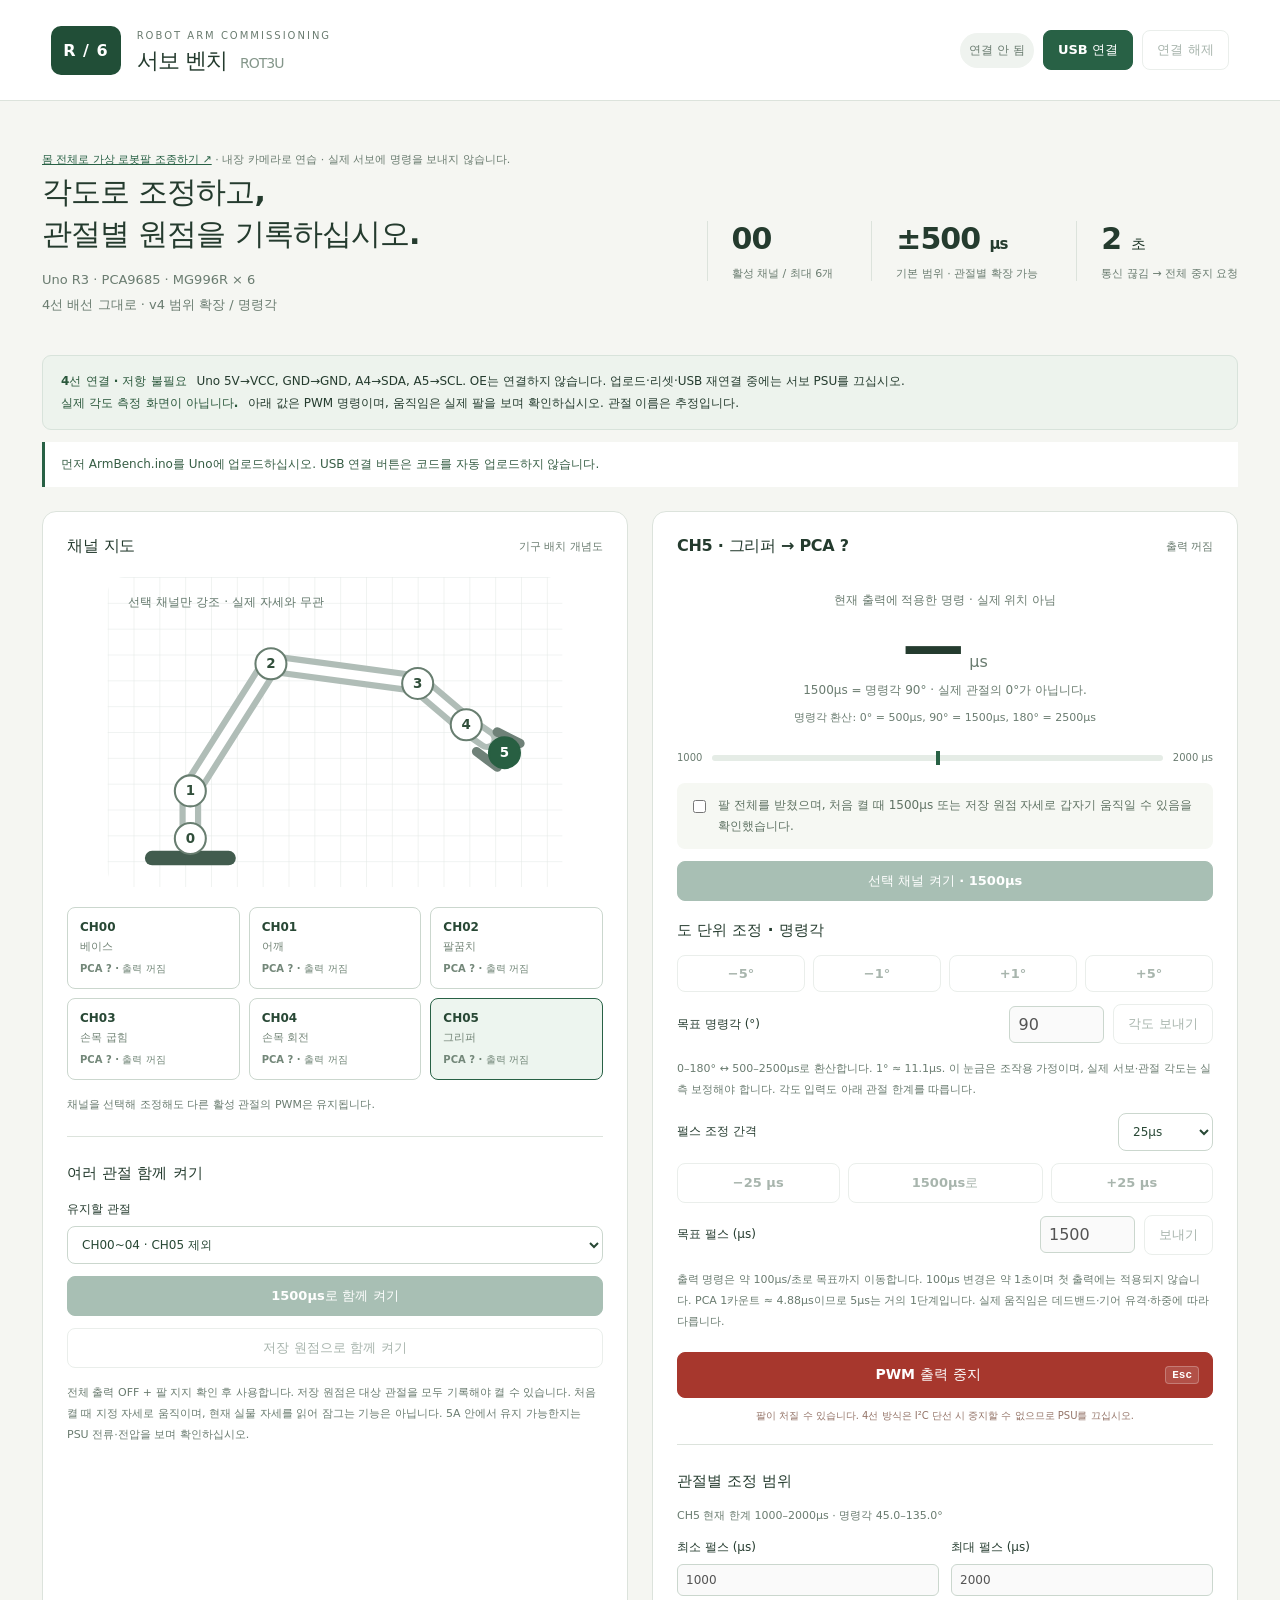
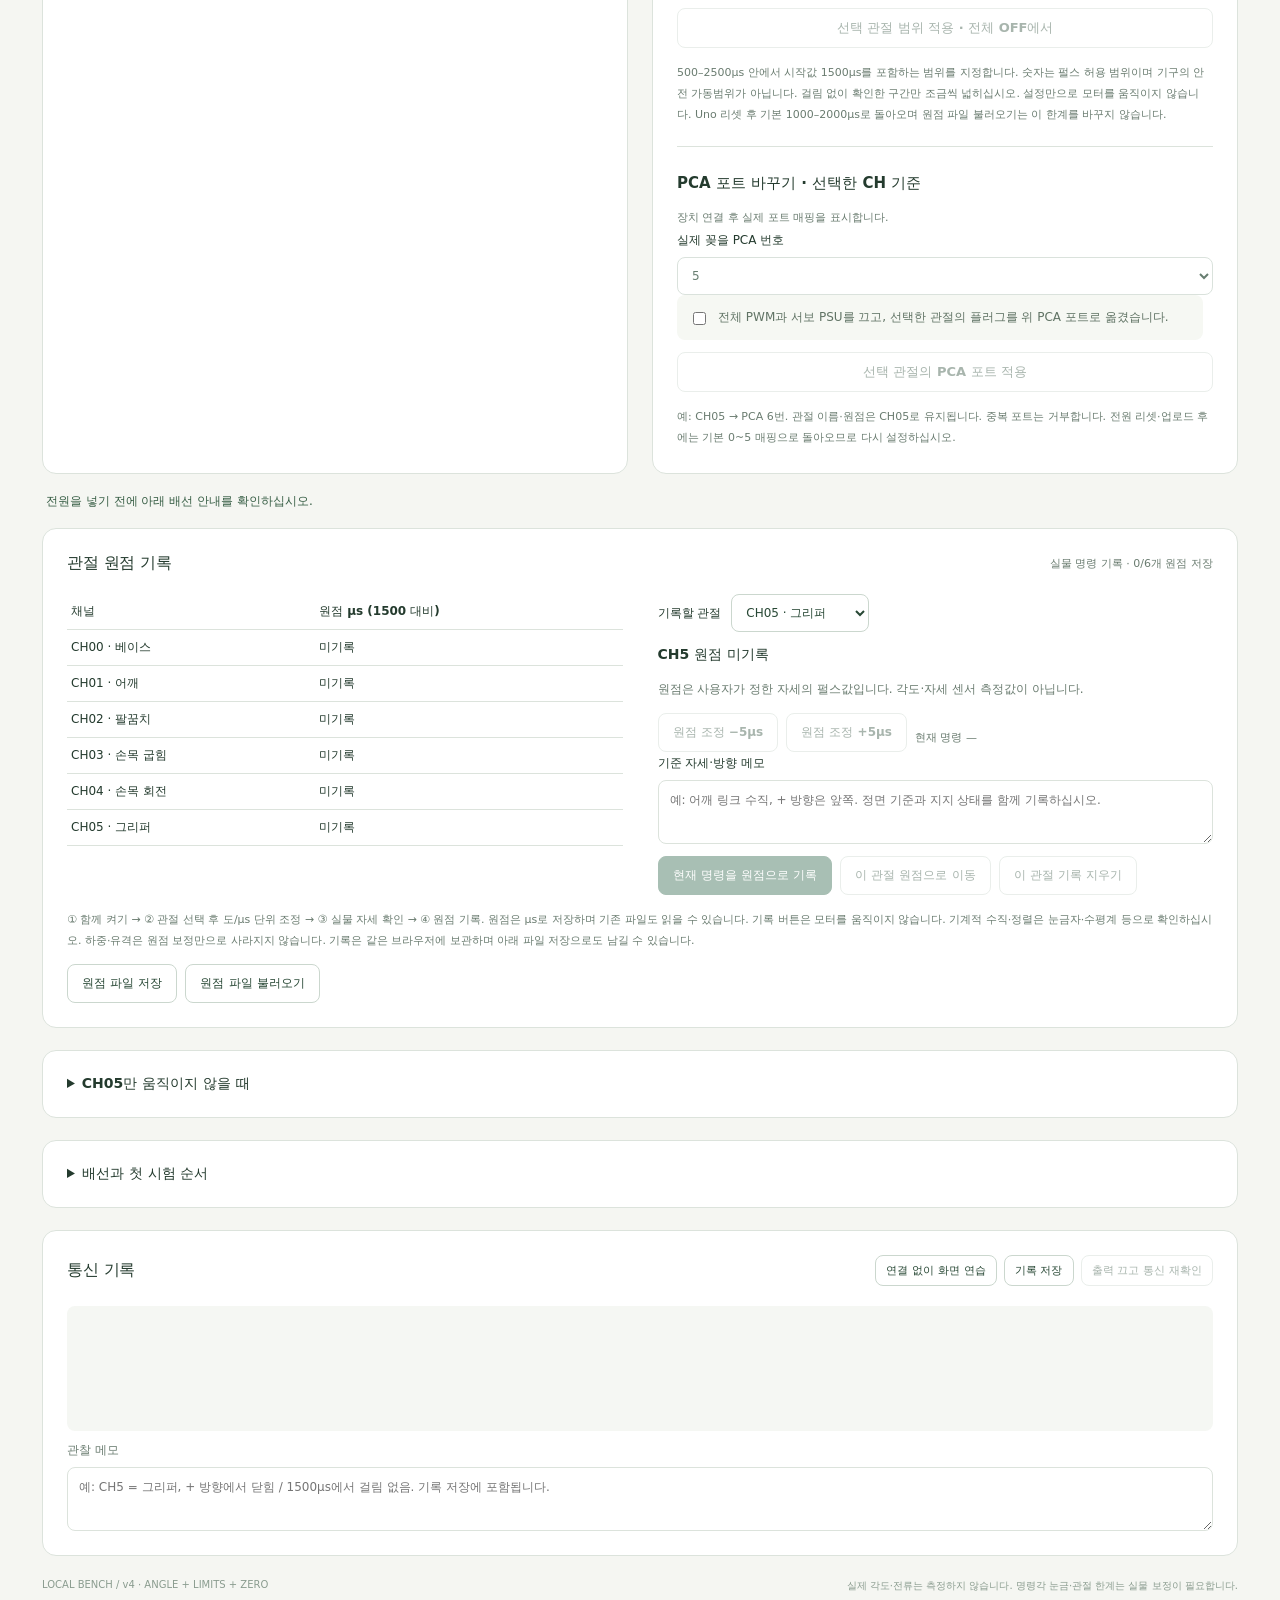
<file: viewer/index.html>
<!doctype html>
<html lang="ko">
<head><meta charset="utf-8"><meta name="viewport" content="width=device-width,initial-scale=1">
<title>ROT3U · 서보 벤치</title><link rel="stylesheet" href="style.css"></head>
<body>
<header><div class="brand"><span class="mark">R / 6</span><div><span class="eyebrow">ROBOT ARM COMMISSIONING</span><h1>서보 벤치 <span>ROT3U</span></h1></div></div>
<div class="connection"><span id="badge" class="badge">연결 안 됨</span><button id="connect" class="primary">USB 연결</button><button id="disconnect" disabled>연결 해제</button></div></header>
<main>
<p class="muted"><a href="../body-control/" target="_blank" rel="noopener">몸 전체로 가상 로봇팔 조종하기 ↗</a> · 내장 카메라로 연습 · 실제 서보에 명령을 보내지 않습니다.</p>
<div class="intro"><div><h2>각도로 조정하고,<br>관절별 원점을 기록하십시오.</h2><p>Uno R3 · PCA9685 · MG996R × 6<br>4선 배선 그대로 · v4 범위 확장 / 명령각</p></div>
<div class="facts"><div><b id="active-count">00</b><span>활성 채널 / 최대 6개</span></div><div><b>±500 <small>µs</small></b><span>기본 범위 · 관절별 확장 가능</span></div><div><b>2 <small>초</small></b><span>통신 끊김 → 전체 중지 요청</span></div></div></div>
<div class="notice"><strong>4선 연결 · 저항 불필요</strong> Uno 5V→VCC, GND→GND, A4→SDA, A5→SCL. OE는 연결하지 않습니다. 업로드·리셋·USB 재연결 중에는 서보 PSU를 끄십시오.<br><strong>실제 각도 측정 화면이 아닙니다.</strong> 아래 값은 PWM 명령이며, 움직임은 실제 팔을 보며 확인하십시오. 관절 이름은 추정입니다.</div>
<p id="diagnosis" class="diagnosis">먼저 ArmBench.ino를 Uno에 업로드하십시오. USB 연결은 자동 업로드가 아닙니다.</p>
<div class="workspace"><section class="panel overview"><div class="section-head"><h3>채널 지도</h3><span>기구 배치 개념도</span></div>
<svg viewBox="0 0 440 300" role="img" aria-label="CH0 베이스에서 CH5 그리퍼까지 이어지는 개념도. 실제 자세를 나타내지 않습니다.">
<defs><pattern id="grid" width="25" height="25" patternUnits="userSpaceOnUse"><path d="M 25 0 L 0 0 0 25" fill="none" stroke="#e2e8e5" stroke-width="1"/></pattern></defs>
<rect width="440" height="300" fill="url(#grid)" rx="16"/>
<path d="M80 253 L80 207 L158 84 L300 103 L347 143 L367 157" fill="none" stroke="#b0bdb7" stroke-width="21" stroke-linecap="round" stroke-linejoin="round"/>
<path d="M80 253 L80 207 L158 84 L300 103 L347 143 L367 157" fill="none" stroke="#fff" stroke-width="9" stroke-linecap="round" stroke-linejoin="round"/>
<path d="M357 169 L377 184 M377 150 L399 161" fill="none" stroke="#6f8178" stroke-width="9" stroke-linecap="round"/>
<path d="M43 272 H117" stroke="#425c4e" stroke-width="14" stroke-linecap="round"/>
<g class="joint" data-joint="0" transform="translate(80 253)"><circle r="15"/><text>0</text></g>
<g class="joint" data-joint="1" transform="translate(80 207)"><circle r="15"/><text>1</text></g>
<g class="joint" data-joint="2" transform="translate(158 84)"><circle r="15"/><text>2</text></g>
<g class="joint" data-joint="3" transform="translate(300 103)"><circle r="15"/><text>3</text></g>
<g class="joint" data-joint="4" transform="translate(347 143)"><circle r="15"/><text>4</text></g>
<g class="joint" data-joint="5" transform="translate(384 170)"><circle r="15"/><text>5</text></g>
<text x="20" y="28" fill="#62776b" font-size="12">선택 채널만 강조 · 실제 자세와 무관</text></svg>
<div id="channels" class="channels"></div><p class="muted">채널을 선택해 조정해도 다른 활성 관절의 PWM은 유지됩니다.</p>
<div class="hold-controls"><h3>여러 관절 함께 켜기</h3><label for="hold-mask">유지할 관절</label><select id="hold-mask"><option value="31">CH00~04 · CH05 제외</option><option value="63">CH00~05 · 전체 6개</option></select>
<button id="hold" class="primary wide" disabled>1500µs로 함께 켜기</button><button id="hold-zero" class="wide" disabled>저장 원점으로 함께 켜기</button>
<p class="muted">전체 출력 OFF + 팔 지지 확인 후 사용합니다. 저장 원점은 대상 관절을 모두 기록해야 켤 수 있습니다. 처음 켤 때 지정 자세로 움직이며, 현재 실물 자세를 읽어 잠그는 기능은 아닙니다. 5A 안에서 유지 가능한지는 PSU 전류·전압을 보며 확인하십시오.</p></div></section>
<section class="panel control"><div class="section-head"><h3 id="selected-title">CH5 · 그리퍼</h3><span id="output-state">출력 꺼짐</span></div>
<div class="readout"><span>현재 출력에 적용한 명령 · 실제 위치 아님</span><div><b id="applied">—</b><small>µs</small></div><p id="target-label">아두이노의 상태 응답을 기다립니다.</p><p id="angle-readout"></p></div>
<div class="scale"><span id="scale-min">1000</span><div><i id="needle"></i></div><span id="scale-max">2000 µs</span></div>
<label class="ack"><input type="checkbox" id="support"><span>팔 전체를 받쳤으며, 처음 켤 때 1500µs 또는 저장 원점 자세로 갑자기 움직일 수 있음을 확인했습니다.</span></label>
<button class="primary wide" id="arm" disabled>선택 채널 켜기 · 1500µs</button>
<div class="angle-controls"><h3>도 단위 조정 · 명령각</h3><div class="degree-jog"><button id="degree-minus5" disabled>−5°</button><button id="degree-minus1" disabled>−1°</button><button id="degree-plus1" disabled>+1°</button><button id="degree-plus5" disabled>+5°</button></div>
<div class="exact"><label for="degree-input">목표 명령각 (°)</label><input id="degree-input" type="number" min="0" max="180" step="0.1" value="90" disabled><button id="degree-apply" disabled>각도 보내기</button></div>
<p class="muted">0–180° ↔ 500–2500µs로 환산합니다. 1° ≈ 11.1µs. 이 눈금은 조작용 가정이며, 실제 서보·관절 각도는 실측 보정해야 합니다. 각도 입력도 아래 관절 한계를 따릅니다.</p></div>
<div class="exact"><label for="pulse-step">펄스 조정 간격</label><select id="pulse-step"><option value="5">5µs</option><option value="10">10µs</option><option value="25" selected>25µs</option><option value="50">50µs</option></select></div>
<div class="jog"><button id="minus" disabled>−25 µs</button><button id="center" disabled>1500µs로</button><button id="plus" disabled>+25 µs</button></div>
<div class="exact"><label for="pulse">목표 펄스 (µs)</label><input id="pulse" type="number" min="1000" max="2000" step="1" value="1500" disabled><button id="apply" disabled>보내기</button></div>
<p class="muted">출력 명령은 약 100µs/초로 목표까지 이동합니다. 100µs 변경은 약 1초이며 첫 출력에는 적용되지 않습니다. PCA 1카운트 ≈ 4.88µs이므로 5µs는 거의 1단계입니다. 실제 움직임은 데드밴드·기어 유격·하중에 따라 다릅니다.</p>
<button class="stop" id="stop">PWM 출력 중지 <kbd>Esc</kbd></button><p class="stop-note">팔이 처질 수 있습니다. 4선 방식은 I²C 단선 시 중지할 수 없으므로 PSU를 끄십시오.</p>
<div class="hold-controls"><h3>관절별 조정 범위</h3><p id="joint-limits" class="muted">기본 1000–2000µs</p><div class="limit-inputs"><label>최소 펄스 (µs)<input id="limit-min" type="number" min="500" max="1500" step="1" value="1000" disabled></label><label>최대 펄스 (µs)<input id="limit-max" type="number" min="1500" max="2500" step="1" value="2000" disabled></label></div><button id="limit-apply" class="wide" disabled>선택 관절 범위 적용 · 전체 OFF에서</button><p class="muted">500–2500µs 안에서 시작값 1500µs를 포함하는 범위를 지정합니다. 숫자는 펄스 허용 범위이며 기구의 안전 가동범위가 아닙니다. 걸림 없이 확인한 구간만 조금씩 넓히십시오. 설정만으로 모터를 움직이지 않습니다. Uno 리셋 후 기본 1000–2000µs로 돌아오며 원점 파일 불러오기는 이 한계를 바꾸지 않습니다.</p></div>
<div class="hold-controls"><h3>PCA 포트 바꾸기 · 선택한 CH 기준</h3><p id="map-current" class="muted">장치 연결 후 실제 매핑 표시</p>
<label for="pca-port">실제 꽂을 PCA 번호</label><select id="pca-port"><option>0</option><option>1</option><option>2</option><option>3</option><option>4</option><option selected>5</option><option>6</option><option>7</option><option>8</option><option>9</option><option>10</option><option>11</option><option>12</option><option>13</option><option>14</option><option>15</option></select>
<label class="ack"><input id="map-confirm" type="checkbox"><span>전체 PWM과 서보 PSU를 끄고, 선택한 관절의 플러그를 위 PCA 포트로 옮겼습니다.</span></label>
<button id="map-apply" class="wide" disabled>선택 관절의 PCA 포트 적용</button><p class="muted">예: CH05 → PCA 6번. 관절 이름·원점은 CH05로 유지됩니다. 중복 포트는 거부합니다. 전원 리셋·업로드 후에는 기본 0~5 매핑으로 돌아오므로 다시 설정하십시오.</p></div>
</section></div>
<div id="message" role="status" aria-live="polite">전원을 넣기 전에 아래 배선 안내를 확인하십시오.</div>
<section class="panel calibration"><div class="section-head"><h3>관절 원점 기록</h3><span id="profile-summary">실물 명령 기록 · 0/6개 원점 저장</span></div>
<div class="details-grid"><div><table class="zero-table"><thead><tr><th>채널</th><th>원점 µs (1500 대비)</th></tr></thead><tbody><tr><td>CH00 · 베이스</td><td data-zero="0">미기록</td></tr><tr><td>CH01 · 어깨</td><td data-zero="1">미기록</td></tr><tr><td>CH02 · 팔꿈치</td><td data-zero="2">미기록</td></tr><tr><td>CH03 · 손목 굽힘</td><td data-zero="3">미기록</td></tr><tr><td>CH04 · 손목 회전</td><td data-zero="4">미기록</td></tr><tr><td>CH05 · 그리퍼</td><td data-zero="5">미기록</td></tr></tbody></table></div>
<div><label for="zero-channel">기록할 관절</label><select id="zero-channel"><option value="0">CH00 · 베이스</option><option value="1">CH01 · 어깨</option><option value="2">CH02 · 팔꿈치</option><option value="3">CH03 · 손목 굽힘</option><option value="4">CH04 · 손목 회전</option><option value="5" selected>CH05 · 그리퍼</option></select>
<h3 id="zero-readout">CH5 원점 미기록</h3><p id="zero-delta">원점은 명령 펄스값입니다.</p>
<div class="zero-actions"><button id="zero-minus" disabled>원점 조정 −5µs</button><button id="zero-plus" disabled>원점 조정 +5µs</button><span id="zero-current" class="muted">현재 명령 —</span></div>
<label for="zero-note">기준 자세·방향 메모</label><textarea id="zero-note" maxlength="1000" placeholder="예: 어깨 링크 수직, + 방향은 앞쪽. 정면 기준과 지지 상태를 함께 기록하십시오."></textarea>
<div class="zero-actions"><button id="zero-record" class="primary" disabled>현재 명령을 원점으로 기록</button><button id="zero-go" disabled>이 관절 원점으로 이동</button><button id="zero-clear" disabled>이 관절 기록 지우기</button></div></div></div>
<p class="muted">① 함께 켜기 → ② 관절 선택 후 도/µs 단위 조정 → ③ 실물 자세 확인 → ④ 원점 기록. 원점은 µs로 저장하며 기존 파일도 읽을 수 있습니다. 기록 버튼은 모터를 움직이지 않습니다. 기계적 수직·정렬은 눈금자·수평계 등으로 확인하십시오. 하중·유격은 원점 보정만으로 사라지지 않습니다. 기록은 같은 브라우저에 보관하며 아래 파일 저장으로도 남길 수 있습니다.</p>
<div class="zero-actions"><button id="profile-export">원점 파일 저장</button><button id="profile-import">원점 파일 불러오기</button><input id="profile-file" type="file" accept=".json,application/json" hidden></div></section>
<details class="panel troubleshooting"><summary>CH05만 움직이지 않을 때</summary><p>다른 관절이 동작하면 PCA 전체 고장으로 단정할 수 없습니다. 현재 로그에는 CH05의 1500→1550µs 명령이 있으므로, 간섭·소음이 없다면 1500에서 감소 방향도 작은 단계로 확인하십시오. 전체 가동범위를 자동으로 훑지는 않습니다.</p><ol><li>팔 전체를 받치고 PSU 출력을 끕니다. 3핀 방향, 한 칸 밀린 연결, 실물 CH5 인쇄를 확인합니다.</li><li>CH4·CH5에 꽂힌 서보 플러그를 서로 바꿉니다. 전원이 켜진 채 뽑거나 꽂지 마십시오.</li><li>한 채널 시험으로 비교합니다. 문제 서보가 CH4에서도 안 움직이면 서보·케이블·그리퍼 기구 쪽이 의심됩니다.</li><li>정상 서보도 CH5에서만 안 움직이면 CH5 헤더·납땜·PWM 출력 쪽이 의심됩니다. 단순 I²C 정상 응답은 채널 출력 파형을 보증하지 않습니다.</li><li>교차 시험 후 PSU OFF에서 원래 배선으로 돌립니다. 배선을 바꾼 채 원점 기록이나 함께 켜기를 사용하지 마십시오.</li></ol><p>사진만으로 혼 장착 오차와 설계상 각도를 구분할 수 없습니다. 심한 소음·걸림·발열·CC 표시가 있으면 PSU를 끄고 기구를 확인하십시오.</p></details>
<details class="panel"><summary>배선과 첫 시험 순서</summary><div class="details-grid"><div><h3>Uno R3 → PCA9685 · 4개</h3><table><tr><td>5V / GND</td><td>VCC / GND</td></tr><tr><td>A4 / A5</td><td>SDA / SCL</td></tr><tr><td>OE / D7 / 저항</td><td>연결하지 않음</td></tr><tr><td>외부 PSU + / −</td><td>녹색 단자 V+ / GND</td></tr></table><p>서보: 노랑·주황 → PWM, 빨강 → V+, 갈색·검정 → GND. 기판 인쇄를 확인하십시오.</p></div><div><h3>최초 구동</h3><ol><li>PSU를 끄고 팔 전체를 지지합니다.</li><li>Arduino IDE에서 ArmBench.ino를 열고 Uno·COM 포트를 선택한 뒤 → 업로드합니다.</li><li>시리얼 모니터를 닫고 이 화면을 새로고침합니다.</li><li>USB 연결 후 「준비 · 출력 꺼짐」을 확인합니다.</li><li>PSU 5.0V, 첫 단독 시험 약 1–2A 제한으로 시작하고 CH5를 ±5µs씩 관찰합니다.</li></ol><p>CC 표시, 전압 강하, 심한 떨림·걸림이 생기면 즉시 PSU를 끄십시오. 코드에는 전류 센서가 없습니다.</p></div></div><p><a href="../README.md" target="_blank">전체 사용 안내서</a> · VCC와 V+를 연결하지 마십시오. PSU 주전원에는 짧고 굵은 전선을 사용하십시오.</p></details>
<section class="panel log-panel"><div class="section-head"><h3>통신 기록</h3><div><button id="demo">연결 없이 화면 연습</button><button id="export">기록 저장</button><button id="retry" disabled>출력 끄고 통신 재확인</button></div></div><pre id="log" aria-label="통신 기록"></pre><label class="notes">관찰 메모<textarea id="notes" placeholder="예: CH5 = 그리퍼, + 방향에서 닫힘 / 1500µs에서 걸림 없음. 기록 저장에 포함됩니다."></textarea></label></section>
<footer>LOCAL BENCH / v4 · ANGLE + LIMITS + ZERO <span>실제 각도·전류는 측정하지 않습니다. 명령각 눈금·관절 한계는 실물 보정이 필요합니다.</span></footer>
</main><script type="module" src="app.mjs"></script></body></html>
</file>
<file: viewer/style.css>
:root{font-family:Inter,"Pretendard","Malgun Gothic",system-ui,sans-serif;color:#243b2e;background:#f5f6f2;font-synthesis:none;--green:#286145;--line:#dce3dc;--muted:#6a7c70}*{box-sizing:border-box}body{margin:0}button,input,textarea{font:inherit}button{border:1px solid #cbd7ce;border-radius:8px;background:#fff;color:#284835;padding:10px 14px;font-size:13px;font-weight:650;cursor:pointer;transition:background .15s}button:hover:enabled{background:#eaf1eb}button:disabled{opacity:.4;cursor:not-allowed}button:focus-visible,input:focus-visible,summary:focus-visible{outline:3px solid #8ab9a0;outline-offset:3px}header{display:flex;justify-content:space-between;align-items:center;padding:24px 4vw;border-bottom:1px solid var(--line);gap:20px;background:#fff}.brand{display:flex;gap:16px;align-items:center}.mark{background:#214e37;color:#fff;padding:15px 12px;border-radius:10px;font-weight:800;letter-spacing:1px}.eyebrow{font-size:10px;letter-spacing:2px;color:var(--muted)}h1{font-size:22px;margin:3px 0 0;letter-spacing:-1px}h1 span{font-size:14px;font-weight:400;color:#84968a;margin-left:6px}.connection{display:flex;gap:9px;align-items:center;flex-wrap:wrap}.badge{font-size:12px;color:var(--muted);padding:9px;background:#eff3ef;border-radius:30px}.badge.live{background:#dfefe5;color:#226742}.badge.demo{background:#fff0d4;color:#926520}.primary{background:var(--green);color:#fff;border-color:var(--green)}.primary:hover:enabled{background:#1a4a32}main{max-width:1260px;margin:auto;padding:34px 32px}.intro{display:flex;align-items:center;justify-content:space-between;gap:35px;margin-bottom:25px}.intro h2{font-size:30px;line-height:1.4;letter-spacing:-1px;margin:0 0 12px}.intro p{font-size:13px;color:var(--muted);line-height:1.9}.facts{display:flex;gap:38px}.facts div{border-left:1px solid var(--line);padding-left:24px}.facts b{display:block;font-size:30px;letter-spacing:-1px}.facts small{font-size:15px}.facts span{display:block;font-size:11px;color:var(--muted);margin-top:10px}.notice{border:1px solid #d8e3db;background:#edf3ed;padding:14px 18px;border-radius:9px;font-size:12px;line-height:1.85;margin-bottom:24px}.notice strong{color:#2b583c;margin-right:6px}.workspace{display:grid;grid-template-columns:1fr 1fr;gap:24px}.panel{background:#fff;border:1px solid var(--line);border-radius:14px;padding:24px}.section-head{display:flex;align-items:center;justify-content:space-between;gap:12px;margin-bottom:20px}.section-head h3{font-size:16px;margin:0;letter-spacing:-.3px}.section-head>span{font-size:11px;color:var(--muted)}.overview svg{display:block;width:100%;max-height:310px}.joint circle{fill:#fff;stroke:#687e70;stroke-width:2}.joint text{text-anchor:middle;dominant-baseline:central;font-size:13px;fill:#314f3b;font-weight:700}.joint.selected circle{fill:#285f42;stroke:#285f42}.joint.selected text{fill:#fff}.channels{display:grid;grid-template-columns:repeat(3,1fr);gap:9px;margin-top:20px}.channel{text-align:left;padding:12px}.channel b{display:block;font-size:12px}.channel span{display:block;font-size:11px;color:#728476;margin-top:5px}.channel.selected{border:1px solid #286145;background:#edf5ef}.channel.active{box-shadow:inset 0 0 0 2px #286145}.muted{font-size:11px;line-height:1.9;color:var(--muted);margin:15px 0 0}.readout{text-align:center;padding:12px 0}.readout>span{font-size:12px;color:var(--muted)}.readout b{font-size:62px;letter-spacing:-3px;font-weight:600;font-variant-numeric:tabular-nums}.readout small{font-size:16px;color:var(--muted);margin-left:8px}.readout p{font-size:12px;color:var(--muted);min-height:18px;margin:0}.scale{display:flex;align-items:center;gap:10px;color:var(--muted);font-size:10px;margin:12px 0 20px}.scale>div{height:6px;border-radius:4px;background:#e5ece6;position:relative;flex:1}.scale i{position:absolute;left:50%;height:14px;width:4px;top:-4px;background:#286145;transform:translateX(-50%)}.ack{display:flex;gap:9px;font-size:12px;line-height:1.75;color:#607364;padding:12px;background:#f6f8f3;border-radius:8px}.ack input{align-self:flex-start;margin-top:5px;accent-color:var(--green)}.wide{width:100%;margin-top:12px}.jog{display:grid;grid-template-columns:1fr 1.2fr 1fr;gap:8px;margin-top:12px}.exact{display:flex;gap:9px;align-items:center;margin-top:12px}.exact label{font-size:12px;margin-right:auto}.exact input{width:95px;padding:8px;border:1px solid #cbd7ce;border-radius:6px;font-variant-numeric:tabular-nums}.stop{display:block;background:#a7372d;border-color:#a7372d;color:#fff;width:100%;padding:13px;margin-top:20px;font-size:14px}.stop:hover:enabled{background:#84291f}.stop kbd{background:#ffffff20;border:1px solid #ffffff40;padding:2px 6px;border-radius:4px;float:right;font-size:11px}.stop-note{font-size:10px;line-height:1.7;color:#947468;text-align:center;margin:9px 0 0}#message{padding:17px 4px;font-size:12px;line-height:1.7;min-height:54px;color:#375e45}#message.error{color:#a23125}details{margin-bottom:22px}summary{cursor:pointer;font-size:14px;font-weight:650}.details-grid{display:grid;grid-template-columns:1fr 1fr;gap:35px;padding-top:18px}.details-grid h3{font-size:14px}.details-grid p,details>p{font-size:12px;line-height:1.9;color:var(--muted)}table{border-collapse:collapse;width:100%;font-size:12px}td{border-bottom:1px solid var(--line);padding:9px 4px}ol{padding-left:20px;font-size:12px;line-height:2.2}a{color:var(--green)}.log-panel .section-head>div{display:flex;gap:7px;flex-wrap:wrap}.log-panel button{font-size:11px;padding:7px 10px}pre{background:#f5f7f3;border-radius:8px;padding:15px;font-size:11px;color:#637c6a;height:125px;overflow:auto;line-height:1.75}.notes{display:block;font-size:12px;color:var(--muted)}textarea{display:block;width:100%;min-height:64px;margin-top:8px;border:1px solid var(--line);border-radius:8px;padding:11px;font-size:12px;resize:vertical}footer{display:flex;justify-content:space-between;color:#8a9c8f;font-size:10px;gap:15px;padding:23px 0}footer span{text-align:right}@media(max-width:850px){header{padding:20px;align-items:flex-start;flex-direction:column}main{padding:25px 18px}.intro{align-items:flex-start;flex-direction:column;gap:12px}.facts{width:100%;justify-content:space-between;gap:12px}.facts div{padding-left:12px}.facts b{font-size:24px}.facts span{font-size:10px}.workspace{grid-template-columns:1fr}.details-grid{grid-template-columns:1fr;gap:12px}.section-head{flex-wrap:wrap}.log-panel .section-head{gap:14px}footer{flex-direction:column}footer span{text-align:left}}

.diagnosis{font-size:12px;line-height:1.8;padding:12px 16px;margin:-12px 0 24px;border-left:3px solid #286145;background:#fff;color:#375e45}
select{font:inherit;font-size:12px;color:#284835;border:1px solid #cbd7ce;border-radius:8px;padding:10px;background:#fff;max-width:100%}.hold-controls{border-top:1px solid var(--line);margin-top:20px;padding-top:12px}.hold-controls h3{font-size:15px}.hold-controls label,.calibration label{font-size:12px;margin-right:10px}.hold-controls select{width:100%;margin-top:8px}.channel small{display:block;font-size:10px;margin-top:8px;color:#738779}.channel.active small{color:#225c3b;font-weight:700}.calibration{margin-bottom:22px}.calibration .details-grid{padding-top:0}.zero-table th{text-align:left;font-size:12px;padding:9px 4px;border-bottom:1px solid var(--line)}.zero-actions{display:flex;gap:8px;flex-wrap:wrap;margin-top:12px}.zero-actions button{font-size:12px}#zero-readout{font-variant-numeric:tabular-nums}.troubleshooting p{font-size:12px;line-height:1.9;color:#62766a}
.angle-controls{margin-top:20px}.angle-controls h3{font-size:15px}.degree-jog{display:grid;grid-template-columns:repeat(4,1fr);gap:8px}.limit-inputs{display:grid;grid-template-columns:1fr 1fr;gap:12px;margin-top:12px}.limit-inputs label{display:flex;flex-direction:column;gap:8px;margin:0}.limit-inputs input{width:100%;min-width:0;padding:8px;border:1px solid #cbd7ce;border-radius:6px}.exact select{width:auto;min-width:95px}.readout #angle-readout{margin-top:8px;line-height:1.8;font-size:11px}.exact{flex-wrap:wrap}
</file>
